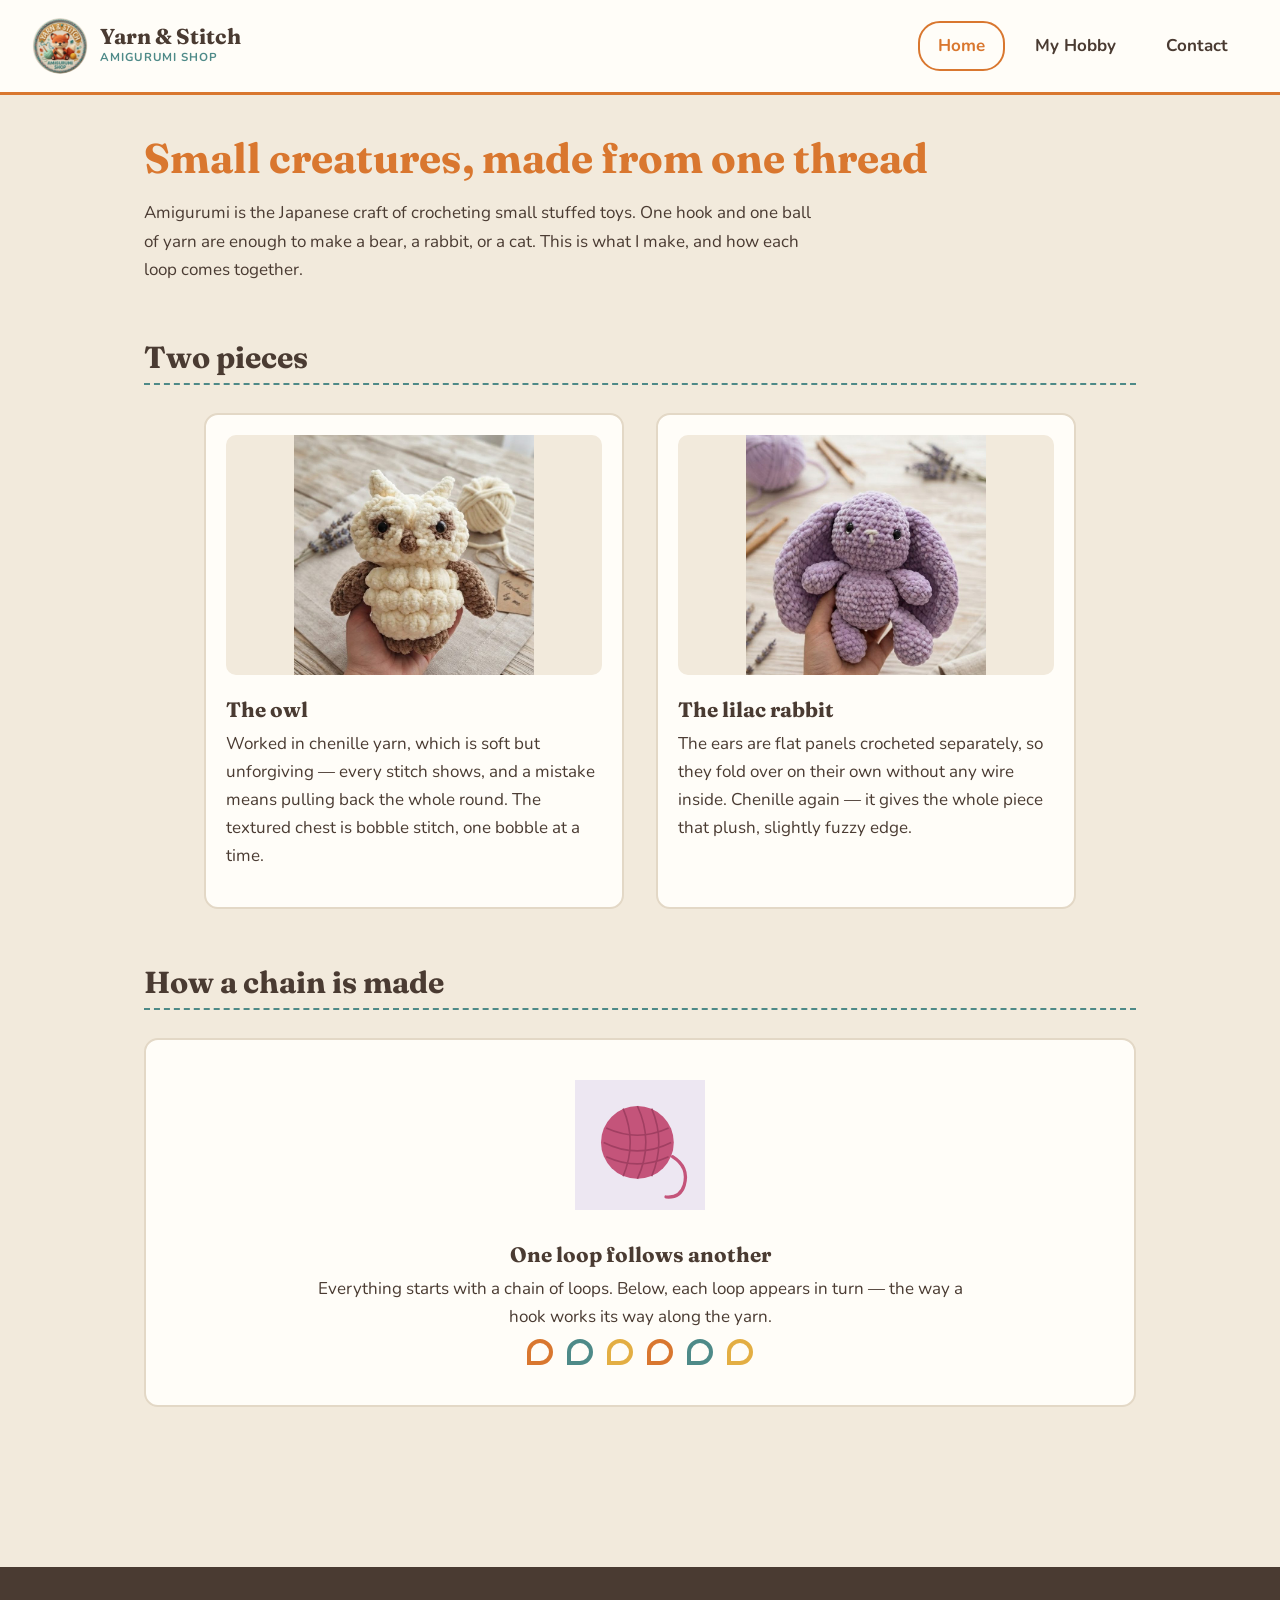
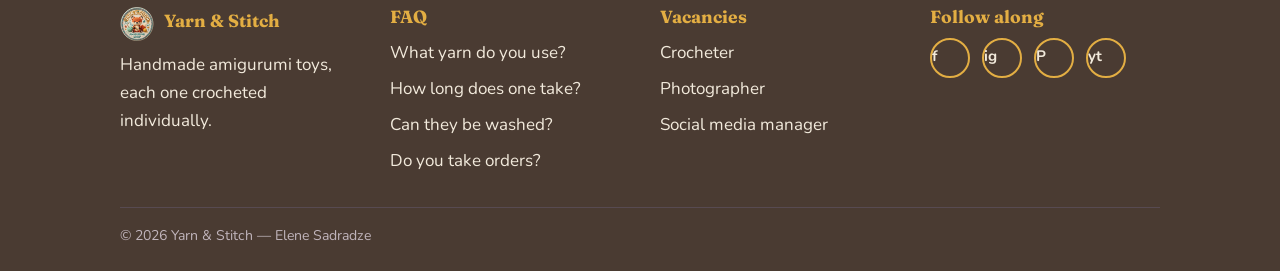
<file: Homework12/index.html>
<!DOCTYPE html>
<html lang="en">
<head>
  <meta charset="UTF-8">
  <meta name="viewport" content="width=device-width, initial-scale=1.0">
  <title>Yarn &amp; Stitch — Amigurumi Shop</title>
  <link rel="preconnect" href="https://fonts.googleapis.com">
  <link rel="preconnect" href="https://fonts.gstatic.com" crossorigin>
  <link href="https://fonts.googleapis.com/css2?family=Fraunces:opsz,wght@9..144,600;9..144,700&family=Nunito:wght@400;700&display=swap" rel="stylesheet">
  <link rel="stylesheet" href="style.css">
</head>
<body>

  <!-- Logo in the top-left corner + navigation -->
  <header class="site-header">
    <a class="logo" href="index.html">
      <img src="images/logo.png" alt="Yarn and Stitch logo">
      <span><span class="logo-text">Yarn &amp; Stitch</span><span class="logo-tag">AMIGURUMI SHOP</span></span>
    </a>
    <nav class="nav">
      <a class="active" href="index.html">Home</a>
      <a href="hobby.html">My Hobby</a>
      <a href="contact.html">Contact</a>
    </nav>
  </header>

  <main>
    <div class="intro">
      <h1>Small creatures, made from one thread</h1>
      <p>
        Amigurumi is the Japanese craft of crocheting small stuffed toys.
        One hook and one ball of yarn are enough to make a bear, a rabbit,
        or a cat. This is what I make, and how each loop comes together.
      </p>
    </div>

    <!-- Two images arranged symmetrically, with descriptions below -->
    <div class="section">
      <h2 class="section-title">Two pieces</h2>
      <div class="gallery">
        <div class="card">
          <img src="images/owl.jpg" alt="Handmade chenille owl in cream and brown">
          <div class="card-caption">
            <h3>The owl</h3>
            <p>
              Worked in chenille yarn, which is soft but unforgiving — every
              stitch shows, and a mistake means pulling back the whole round.
              The textured chest is bobble stitch, one bobble at a time.
            </p>
          </div>
        </div>
        <div class="card">
          <img src="images/bunny-lilac.jpg" alt="Lilac chenille rabbit with long ears">
          <div class="card-caption">
            <h3>The lilac rabbit</h3>
            <p>
              The ears are flat panels crocheted separately, so they fold
              over on their own without any wire inside. Chenille again —
              it gives the whole piece that plush, slightly fuzzy edge.
            </p>
          </div>
        </div>
      </div>
    </div>

    <!-- Animation section -->
    <div class="section">
      <h2 class="section-title">How a chain is made</h2>
      <div class="animation-stage">
        <img class="yarn-spin" src="images/yarn.svg" alt="Rotating ball of yarn">
        <h3>One loop follows another</h3>
        <p style="margin: 0 auto;">
          Everything starts with a chain of loops. Below, each loop appears
          in turn — the way a hook works its way along the yarn.
        </p>
        <div class="chain">
          <div class="loop"></div>
          <div class="loop"></div>
          <div class="loop"></div>
          <div class="loop"></div>
          <div class="loop"></div>
          <div class="loop"></div>
        </div>
      </div>
    </div>
  </main>

  <!-- FOOTER: FAQ, vacancies, social icons, logo -->
  <footer class="site-footer">
    <div class="footer-cols">
      <div class="footer-col">
        <div class="footer-logo">
          <img src="images/logo.png" alt="Logo">
          <h4>Yarn &amp; Stitch</h4>
        </div>
        <p>Handmade amigurumi toys, each one crocheted individually.</p>
      </div>
      <div class="footer-col">
        <h4>FAQ</h4>
        <a href="#">What yarn do you use?</a>
        <a href="#">How long does one take?</a>
        <a href="#">Can they be washed?</a>
        <a href="#">Do you take orders?</a>
      </div>
      <div class="footer-col">
        <h4>Vacancies</h4>
        <a href="#">Crocheter</a>
        <a href="#">Photographer</a>
        <a href="#">Social media manager</a>
      </div>
      <div class="footer-col">
        <h4>Follow along</h4>
        <div class="socials">
          <a class="social-icon" href="#" aria-label="Facebook">f</a>
          <a class="social-icon" href="#" aria-label="Instagram">ig</a>
          <a class="social-icon" href="#" aria-label="Pinterest">P</a>
          <a class="social-icon" href="#" aria-label="YouTube">yt</a>
        </div>
      </div>
    </div>
    <div class="footer-bottom">
      <p style="margin:0;">© 2026 Yarn &amp; Stitch — Elene Sadradze</p>
    </div>
  </footer>

</body>
</html>
</file>
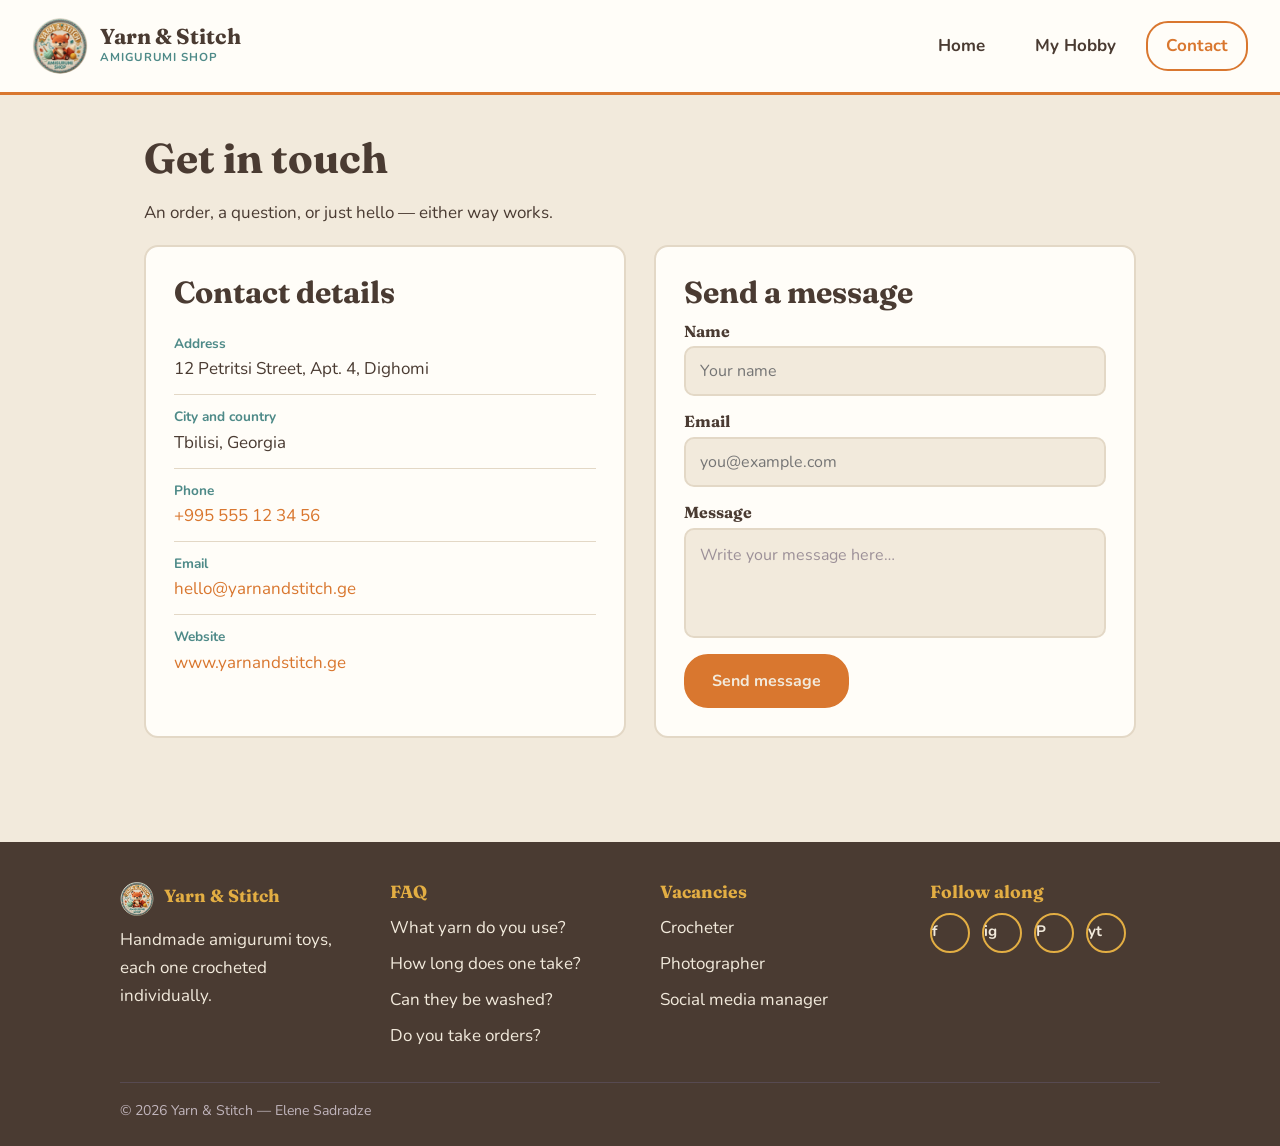
<file: Homework12/contact.html>
<!DOCTYPE html>
<html lang="en">
<head>
  <meta charset="UTF-8">
  <meta name="viewport" content="width=device-width, initial-scale=1.0">
  <title>Contact — Yarn &amp; Stitch</title>
  <link rel="preconnect" href="https://fonts.googleapis.com">
  <link rel="preconnect" href="https://fonts.gstatic.com" crossorigin>
  <link href="https://fonts.googleapis.com/css2?family=Fraunces:opsz,wght@9..144,600;9..144,700&family=Nunito:wght@400;700&display=swap" rel="stylesheet">
  <link rel="stylesheet" href="style.css">
</head>
<body>

  <header class="site-header">
    <a class="logo" href="index.html">
      <img src="images/logo.png" alt="Yarn and Stitch logo">
      <span><span class="logo-text">Yarn &amp; Stitch</span><span class="logo-tag">AMIGURUMI SHOP</span></span>
    </a>
    <nav class="nav">
      <a href="index.html">Home</a>
      <a href="hobby.html">My Hobby</a>
      <a class="active" href="contact.html">Contact</a>
    </nav>
  </header>

  <main>
    <h1>Get in touch</h1>
    <p>An order, a question, or just hello — either way works.</p>

    <!-- Two divs side by side -->
    <div class="contact-wrap">

      <!-- First div: contact details -->
      <div class="contact-box">
        <h2>Contact details</h2>
        <ul class="contact-list">
          <li>
            <span class="label">Address</span>
            <p style="margin:0;">12 Petritsi Street, Apt. 4, Dighomi</p>
          </li>
          <li>
            <span class="label">City and country</span>
            <p style="margin:0;">Tbilisi, Georgia</p>
          </li>
          <li>
            <span class="label">Phone</span>
            <p style="margin:0;"><a href="tel:+995555123456">+995 555 12 34 56</a></p>
          </li>
          <li>
            <span class="label">Email</span>
            <p style="margin:0;"><a href="mailto:hello@yarnandstitch.ge">hello@yarnandstitch.ge</a></p>
          </li>
          <li>
            <span class="label">Website</span>
            <p style="margin:0;"><a href="index.html">www.yarnandstitch.ge</a></p>
          </li>
        </ul>
      </div>

      <!-- Second div: input fields -->
      <div class="contact-box">
        <h2>Send a message</h2>

        <h5>Name</h5>
        <input class="field" type="text" placeholder="Your name">

        <h5>Email</h5>
        <input class="field" type="email" placeholder="you@example.com">

        <h5>Message</h5>
        <!-- Input-like space built with a div -->
        <div class="field fake-input">
          <p style="margin:0;">Write your message here…</p>
        </div>

        <a class="btn" href="#">Send message</a>
      </div>

    </div>
  </main>

  <footer class="site-footer">
    <div class="footer-cols">
      <div class="footer-col">
        <div class="footer-logo">
          <img src="images/logo.png" alt="Logo">
          <h4>Yarn &amp; Stitch</h4>
        </div>
        <p>Handmade amigurumi toys, each one crocheted individually.</p>
      </div>
      <div class="footer-col">
        <h4>FAQ</h4>
        <a href="#">What yarn do you use?</a>
        <a href="#">How long does one take?</a>
        <a href="#">Can they be washed?</a>
        <a href="#">Do you take orders?</a>
      </div>
      <div class="footer-col">
        <h4>Vacancies</h4>
        <a href="#">Crocheter</a>
        <a href="#">Photographer</a>
        <a href="#">Social media manager</a>
      </div>
      <div class="footer-col">
        <h4>Follow along</h4>
        <div class="socials">
          <a class="social-icon" href="#" aria-label="Facebook">f</a>
          <a class="social-icon" href="#" aria-label="Instagram">ig</a>
          <a class="social-icon" href="#" aria-label="Pinterest">P</a>
          <a class="social-icon" href="#" aria-label="YouTube">yt</a>
        </div>
      </div>
    </div>
    <div class="footer-bottom">
      <p style="margin:0;">© 2026 Yarn &amp; Stitch — Elene Sadradze</p>
    </div>
  </footer>

</body>
</html>
</file>
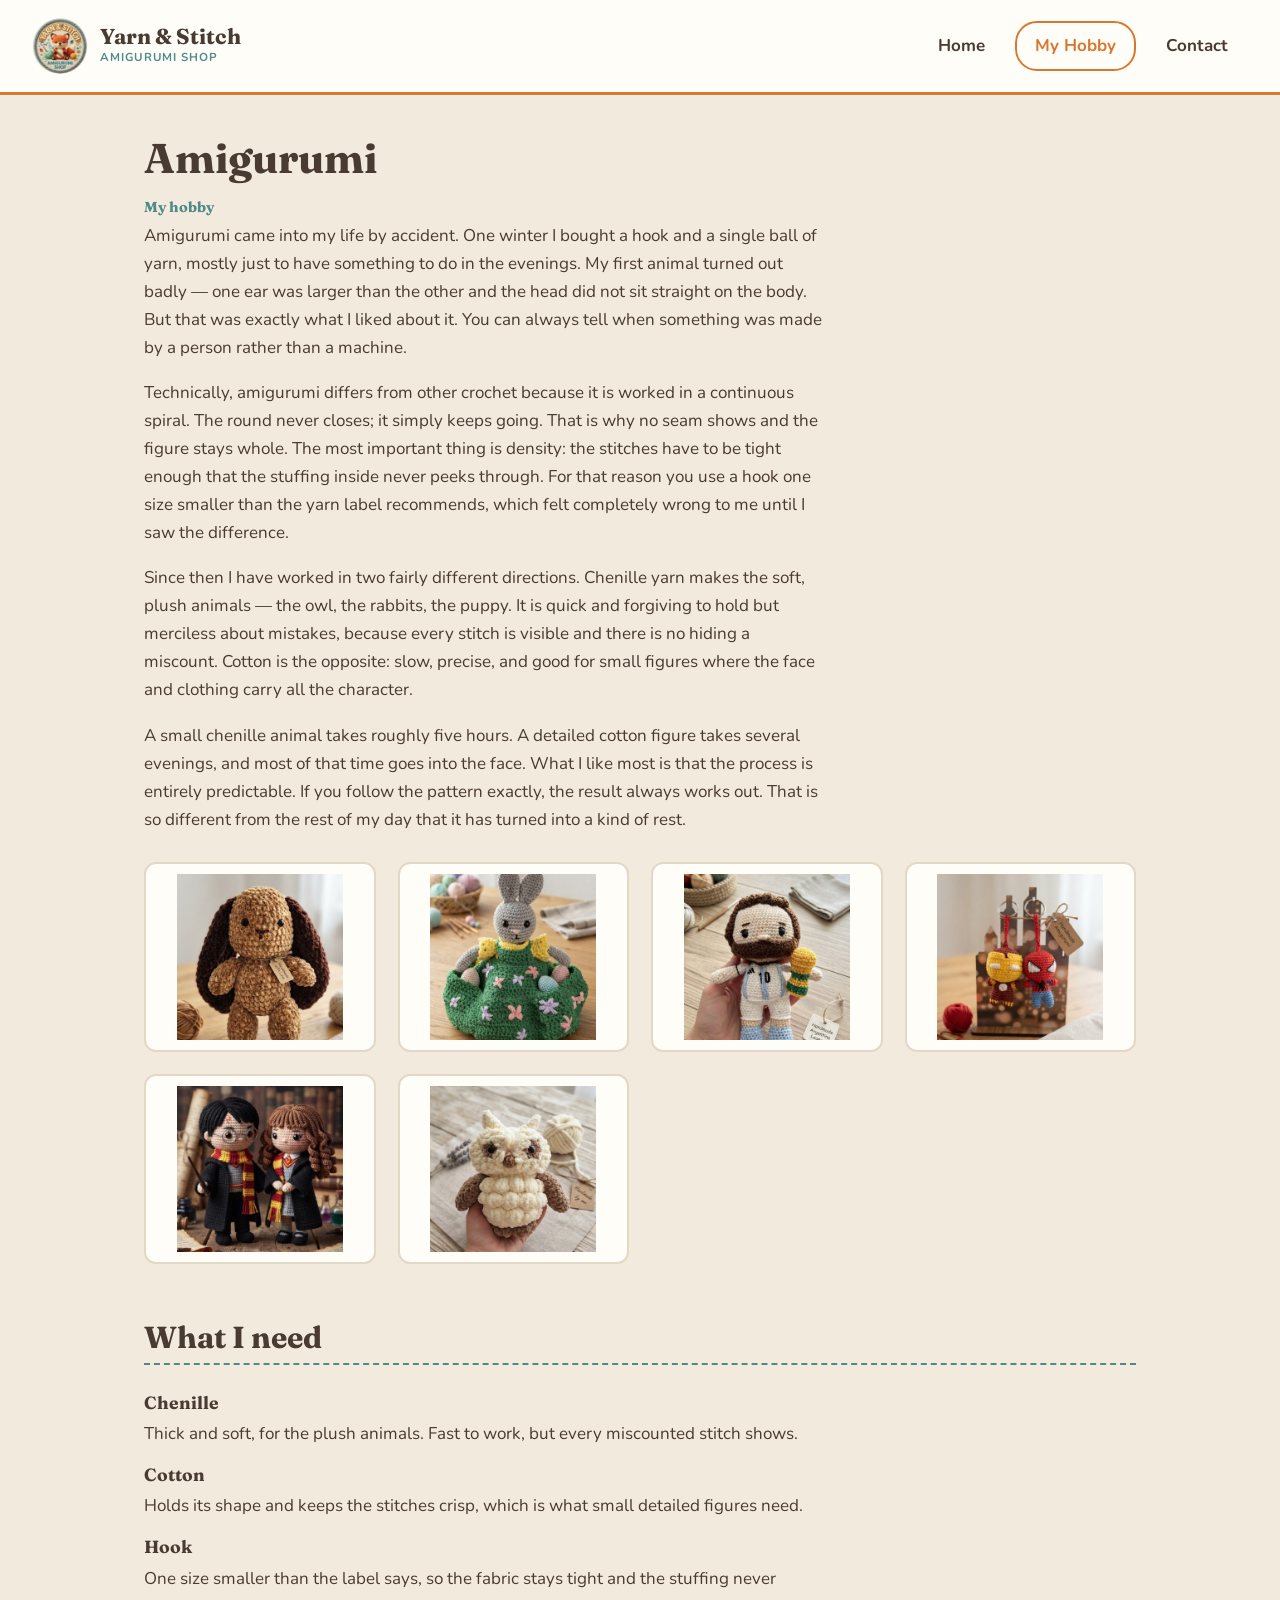
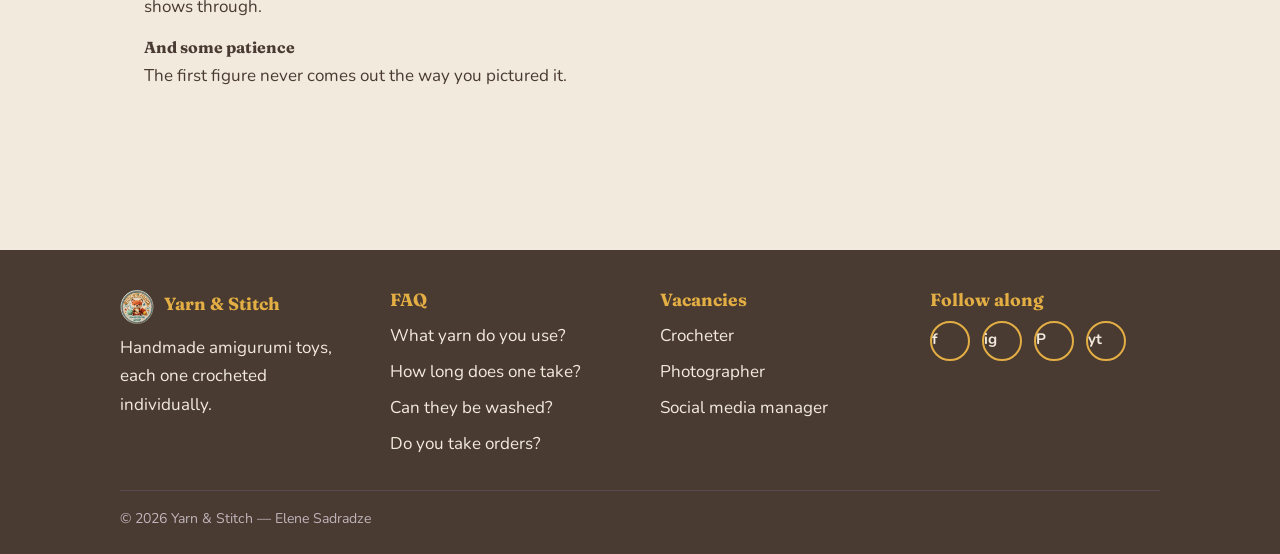
<file: Homework12/hobby.html>
<!DOCTYPE html>
<html lang="en">
<head>
  <meta charset="UTF-8">
  <meta name="viewport" content="width=device-width, initial-scale=1.0">
  <title>My Hobby — Amigurumi</title>
  <link rel="preconnect" href="https://fonts.googleapis.com">
  <link rel="preconnect" href="https://fonts.gstatic.com" crossorigin>
  <link href="https://fonts.googleapis.com/css2?family=Fraunces:opsz,wght@9..144,600;9..144,700&family=Nunito:wght@400;700&display=swap" rel="stylesheet">
  <link rel="stylesheet" href="style.css">
</head>
<body>

  <header class="site-header">
    <a class="logo" href="index.html">
      <img src="images/logo.png" alt="Yarn and Stitch logo">
      <span><span class="logo-text">Yarn &amp; Stitch</span><span class="logo-tag">AMIGURUMI SHOP</span></span>
    </a>
    <nav class="nav">
      <a href="index.html">Home</a>
      <a class="active" href="hobby.html">My Hobby</a>
      <a href="contact.html">Contact</a>
    </nav>
  </header>

  <main>
    <h1>Amigurumi</h1>
    <h6>My hobby</h6>

    <div class="hobby-text">
      <p>
        Amigurumi came into my life by accident. One winter I bought a hook
        and a single ball of yarn, mostly just to have something to do in the
        evenings. My first animal turned out badly — one ear was larger than
        the other and the head did not sit straight on the body. But that was
        exactly what I liked about it. You can always tell when something was
        made by a person rather than a machine.
      </p>
      <p>
        Technically, amigurumi differs from other crochet because it is worked
        in a continuous spiral. The round never closes; it simply keeps going.
        That is why no seam shows and the figure stays whole. The most
        important thing is density: the stitches have to be tight enough that
        the stuffing inside never peeks through. For that reason you use a
        hook one size smaller than the yarn label recommends, which felt
        completely wrong to me until I saw the difference.
      </p>
      <p>
        Since then I have worked in two fairly different directions. Chenille
        yarn makes the soft, plush animals — the owl, the rabbits, the puppy.
        It is quick and forgiving to hold but merciless about mistakes,
        because every stitch is visible and there is no hiding a miscount.
        Cotton is the opposite: slow, precise, and good for small figures
        where the face and clothing carry all the character.
      </p>
      <p>
        A small chenille animal takes roughly five hours. A detailed cotton
        figure takes several evenings, and most of that time goes into the
        face. What I like most is that the process is entirely predictable.
        If you follow the pattern exactly, the result always works out. That
        is so different from the rest of my day that it has turned into a
        kind of rest.
      </p>
    </div>

    <div class="hobby-grid">
      <img src="images/dog.jpg" alt="Chenille puppy with long brown ears">
      <img src="images/easter-basket.jpg" alt="Grey rabbit basket holding crocheted eggs">
      <img src="images/messi.jpg" alt="Crocheted footballer doll holding a trophy">
      <img src="images/keychains.jpg" alt="Two small crocheted superhero keychains">
      <img src="images/wizards.jpg" alt="Two crocheted dolls in school robes and scarves">
      <img src="images/owl.jpg" alt="Chenille owl in cream and brown">
    </div>

    <div class="section">
      <h2 class="section-title">What I need</h2>
      <h4>Chenille</h4>
      <p>Thick and soft, for the plush animals. Fast to work, but every miscounted stitch shows.</p>
      <h4>Cotton</h4>
      <p>Holds its shape and keeps the stitches crisp, which is what small detailed figures need.</p>
      <h4>Hook</h4>
      <p>One size smaller than the label says, so the fabric stays tight and the stuffing never shows through.</p>
      <h5>And some patience</h5>
      <p>The first figure never comes out the way you pictured it.</p>
    </div>
  </main>

  <footer class="site-footer">
    <div class="footer-cols">
      <div class="footer-col">
        <div class="footer-logo">
          <img src="images/logo.png" alt="Logo">
          <h4>Yarn &amp; Stitch</h4>
        </div>
        <p>Handmade amigurumi toys, each one crocheted individually.</p>
      </div>
      <div class="footer-col">
        <h4>FAQ</h4>
        <a href="#">What yarn do you use?</a>
        <a href="#">How long does one take?</a>
        <a href="#">Can they be washed?</a>
        <a href="#">Do you take orders?</a>
      </div>
      <div class="footer-col">
        <h4>Vacancies</h4>
        <a href="#">Crocheter</a>
        <a href="#">Photographer</a>
        <a href="#">Social media manager</a>
      </div>
      <div class="footer-col">
        <h4>Follow along</h4>
        <div class="socials">
          <a class="social-icon" href="#" aria-label="Facebook">f</a>
          <a class="social-icon" href="#" aria-label="Instagram">ig</a>
          <a class="social-icon" href="#" aria-label="Pinterest">P</a>
          <a class="social-icon" href="#" aria-label="YouTube">yt</a>
        </div>
      </div>
    </div>
    <div class="footer-bottom">
      <p style="margin:0;">© 2026 Yarn &amp; Stitch — Elene Sadradze</p>
    </div>
  </footer>

</body>
</html>
</file>
<file: Homework12/style.css>
/* ============================================================
   დავალება #12 — style.css
   ყველა სავალდებულო CSS ბრძანება გამოყენებულია.
   ძებნისთვის: font-size, color, background-color, font-family,
   width, height, margin, padding, border, class, hover, animation
   ============================================================ */

:root {
  --linen:   #F2EADC;   /* ლოგოს ტილოს ფონი */
  --ink:     #4A3B32;   /* თბილი მუქი ყავისფერი — ტექსტი */
  --fox:     #D9772F;   /* მელიის ნარინჯისფერი — მთავარი აქცენტი */
  --teal:    #4E8A88;   /* ღრმა ცისფერ-მწვანე — თოკი ლოგოზე */
  --rose:    #E0A3AC;   /* მტვრიანი ვარდისფერი — თოკი ლოგოზე */
  --mustard: #E3AE43;   /* მდოგვისფერი — ყვითელი გორგალი */
  --paper:   #FFFDF8;
  --edge:    #E3D8C6;   /* ჩარჩოების ფერი */
}

* { box-sizing: border-box; }

body {
  font-family: 'Nunito', 'Trebuchet MS', sans-serif;   /* FONT-FAMILY */
  background-color: var(--linen);                        /* BACKGROUND-COLOR */
  color: var(--ink);                                    /* COLOR */
  font-size: 17px;                                      /* FONT-SIZE */
  margin: 0;                                            /* MARGIN */
  padding: 0;                                           /* PADDING */
  line-height: 1.65;
}

h1, h2, h3, h4, h5, h6 {
  font-family: 'Fraunces', Georgia, serif;
  margin: 0 0 0.4em 0;
  line-height: 1.15;
}

h1 { font-size: 2.6rem; }
h2 { font-size: 1.9rem; }
h3 { font-size: 1.3rem; }
h4 { font-size: 1.1rem; }
h5 { font-size: 1rem; }
h6 { font-size: 0.9rem; color: var(--teal); }

p { margin: 0 0 1em 0; max-width: 68ch; }

a { color: var(--fox); text-decoration: none; }
a:hover { text-decoration: underline; }               /* HOVER */

/* ---------- HEADER და ნავიგაცია ---------- */
.site-header {
  display: flex;
  align-items: center;
  justify-content: space-between;
  flex-wrap: wrap;
  gap: 16px;
  padding: 18px 32px;
  background-color: var(--paper);
  border-bottom: 3px solid var(--fox);           /* BORDER */
}

/* ლოგო — მარცხენა ზედა კუთხეში */
.logo {
  display: flex;
  align-items: center;
  gap: 12px;
}

.logo img {
  width: 56px;                                          /* WIDTH */
  height: 56px;                                         /* HEIGHT */
  border-radius: 50%;
}

.logo-text {
  font-family: 'Fraunces', Georgia, serif;
  font-size: 1.35rem;
  font-weight: 700;
  color: var(--ink);
  line-height: 1.1;
  display: block;
}

.logo-tag {
  display: block;
  font-size: 0.72rem;
  letter-spacing: 0.08em;
  color: var(--teal);
  font-weight: 700;
}

.nav a {
  display: inline-block;
  margin-left: 6px;
  padding: 9px 18px;
  border-radius: 22px;
  border: 2px solid transparent;
  color: var(--ink);
  font-weight: 700;
}

.nav a:hover {                                          /* HOVER */
  background-color: var(--fox);
  color: var(--linen);
  text-decoration: none;
}

.nav a.active {
  border: 2px solid var(--fox);
  color: var(--fox);
}

/* ---------- ზოგადი განლაგება ---------- */
main { max-width: 1040px; margin: 0 auto; padding: 40px 24px; }

.intro { margin-bottom: 48px; }
.intro h1 { color: var(--fox); }

.section { margin: 56px 0; }

.section-title {
  border-bottom: 2px dashed var(--teal);
  padding-bottom: 8px;
  margin-bottom: 28px;
}

/* ---------- ორი სურათი სიმეტრიულად ---------- */
.gallery {
  display: flex;
  gap: 32px;
  flex-wrap: wrap;
  justify-content: center;
}

.card {
  flex: 1 1 300px;
  max-width: 420px;
  background-color: var(--paper);
  border: 2px solid var(--edge);
  border-radius: 14px;
  padding: 20px;
  text-align: center;
}

.card img {
  width: 100%;
  height: 240px;
  object-fit: contain;
  border-radius: 10px;
  background-color: var(--linen);
}

.card:hover {                                           /* HOVER */
  border-color: var(--fox);
}

.card-caption { margin: 14px auto 0; text-align: left; }

/* ---------- ანიმაციის სექცია ---------- */
.animation-stage {
  background-color: var(--paper);
  border: 2px solid var(--edge);
  border-radius: 14px;
  padding: 40px 24px;
  text-align: center;
}

/* ბაფთა, რომელიც ტრიალებს — ANIMATION */
.yarn-spin {
  width: 130px;
  height: 130px;
  margin: 0 auto 24px;
  animation: roll 5s linear infinite;                   /* ANIMATION */
}

@keyframes roll {
  from { transform: rotate(0deg); }
  to   { transform: rotate(360deg); }
}

/* ჯაჭვის ყულფები, რომლებიც თანმიმდევრობით ჩნდება */
.chain { display: flex; justify-content: center; gap: 14px; margin-top: 8px; }

.loop {
  width: 26px;
  height: 26px;
  border: 4px solid var(--fox);
  border-radius: 50% 50% 50% 0;
  animation: pop 2.4s ease-in-out infinite;             /* ANIMATION */
}

.loop:nth-child(2) { border-color: var(--teal);   animation-delay: 0.3s; }
.loop:nth-child(3) { border-color: var(--mustard); animation-delay: 0.6s; }
.loop:nth-child(4) { border-color: var(--fox); animation-delay: 0.9s; }
.loop:nth-child(5) { border-color: var(--teal);   animation-delay: 1.2s; }
.loop:nth-child(6) { border-color: var(--mustard); animation-delay: 1.5s; }

@keyframes pop {
  0%, 100% { transform: translateY(0)     scale(1);   opacity: 0.45; }
  50%      { transform: translateY(-12px) scale(1.15); opacity: 1; }
}

/* ---------- hobby.html ---------- */
.hobby-grid {
  display: grid;
  grid-template-columns: repeat(auto-fit, minmax(200px, 1fr));
  gap: 22px;
  margin-top: 28px;
}

.hobby-grid img {
  width: 100%;
  height: 190px;
  object-fit: contain;
  background-color: var(--paper);
  border: 2px solid var(--edge);
  border-radius: 12px;
  padding: 10px;
}

.hobby-grid img:hover { border-color: var(--teal); }    /* HOVER */

.hobby-text { max-width: 68ch; }

/* ---------- contact.html — ორი დივი გვერდიგვერდ ---------- */
.contact-wrap {
  display: flex;
  gap: 28px;
  flex-wrap: wrap;
  align-items: stretch;
}

.contact-box {
  flex: 1 1 320px;
  background-color: var(--paper);
  border: 2px solid var(--edge);
  border-radius: 14px;
  padding: 28px;
}

.contact-list { list-style: none; margin: 0; padding: 0; }

.contact-list li {
  padding: 11px 0;
  border-bottom: 1px solid var(--edge);
}

.contact-list li:last-child { border-bottom: none; }

.label {
  display: block;
  font-size: 0.85rem;
  color: var(--teal);
  font-weight: 700;
}

.field {
  width: 100%;
  padding: 12px 14px;
  margin-bottom: 16px;
  border: 2px solid var(--edge);
  border-radius: 10px;
  font-family: inherit;
  font-size: 1rem;
  color: var(--ink);
  background-color: var(--linen);
}

.field:hover  { border-color: var(--teal); }            /* HOVER */
.field:focus  { outline: 3px solid var(--mustard); border-color: var(--teal); }

.fake-input {
  min-height: 110px;
  color: #9C9098;
}

.btn {
  display: inline-block;
  padding: 12px 26px;
  background-color: var(--fox);
  color: var(--linen);
  border: 2px solid var(--fox);
  border-radius: 24px;
  font-weight: 700;
  cursor: pointer;
  font-size: 1rem;
  font-family: inherit;
}

.btn:hover {                                            /* HOVER */
  background-color: var(--linen);
  color: var(--fox);
  text-decoration: none;
}

/* ---------- FOOTER ---------- */
.site-footer {
  background-color: var(--ink);
  color: var(--linen);
  margin-top: 64px;
  padding: 40px 32px 24px;
}

.footer-cols {
  display: flex;
  flex-wrap: wrap;
  gap: 40px;
  max-width: 1040px;
  margin: 0 auto;
}

.footer-col { flex: 1 1 200px; }

.footer-col h4 { color: var(--mustard); }

.footer-col a { color: var(--linen); display: block; padding: 4px 0; }
.footer-col a:hover { color: var(--mustard); }          /* HOVER */

.socials { display: flex; gap: 12px; margin-top: 10px; }

.social-icon {
  width: 40px;
  height: 40px;
  border: 2px solid var(--mustard);
  border-radius: 50%;
  display: flex;
  align-items: center;
  justify-content: center;
  color: var(--mustard);
  font-weight: 700;
  font-size: 0.95rem;
}

.social-icon:hover {                                    /* HOVER */
  background-color: var(--mustard);
  color: var(--ink);
  text-decoration: none;
}

.footer-logo {
  display: flex;
  align-items: center;
  gap: 10px;
  margin-bottom: 10px;
}

.footer-logo img { width: 34px; height: 34px; }

.footer-bottom {
  max-width: 1040px;
  margin: 28px auto 0;
  padding-top: 16px;
  border-top: 1px solid #574A51;
  font-size: 0.88rem;
  color: #C0B4BB;
}

/* ---------- პატარა ეკრანები ---------- */
@media screen and (max-width: 768px) {
  .site-header { flex-direction: column; align-items: flex-start; }
  h1 { font-size: 2rem; }
  main { padding: 24px 16px; }
  .nav a { margin-left: 0; margin-right: 6px; }
}

/* მოძრაობის შემცირების პატივისცემა */
@media (prefers-reduced-motion: reduce) {
  .yarn-spin, .loop { animation: none; }
}
</file>
